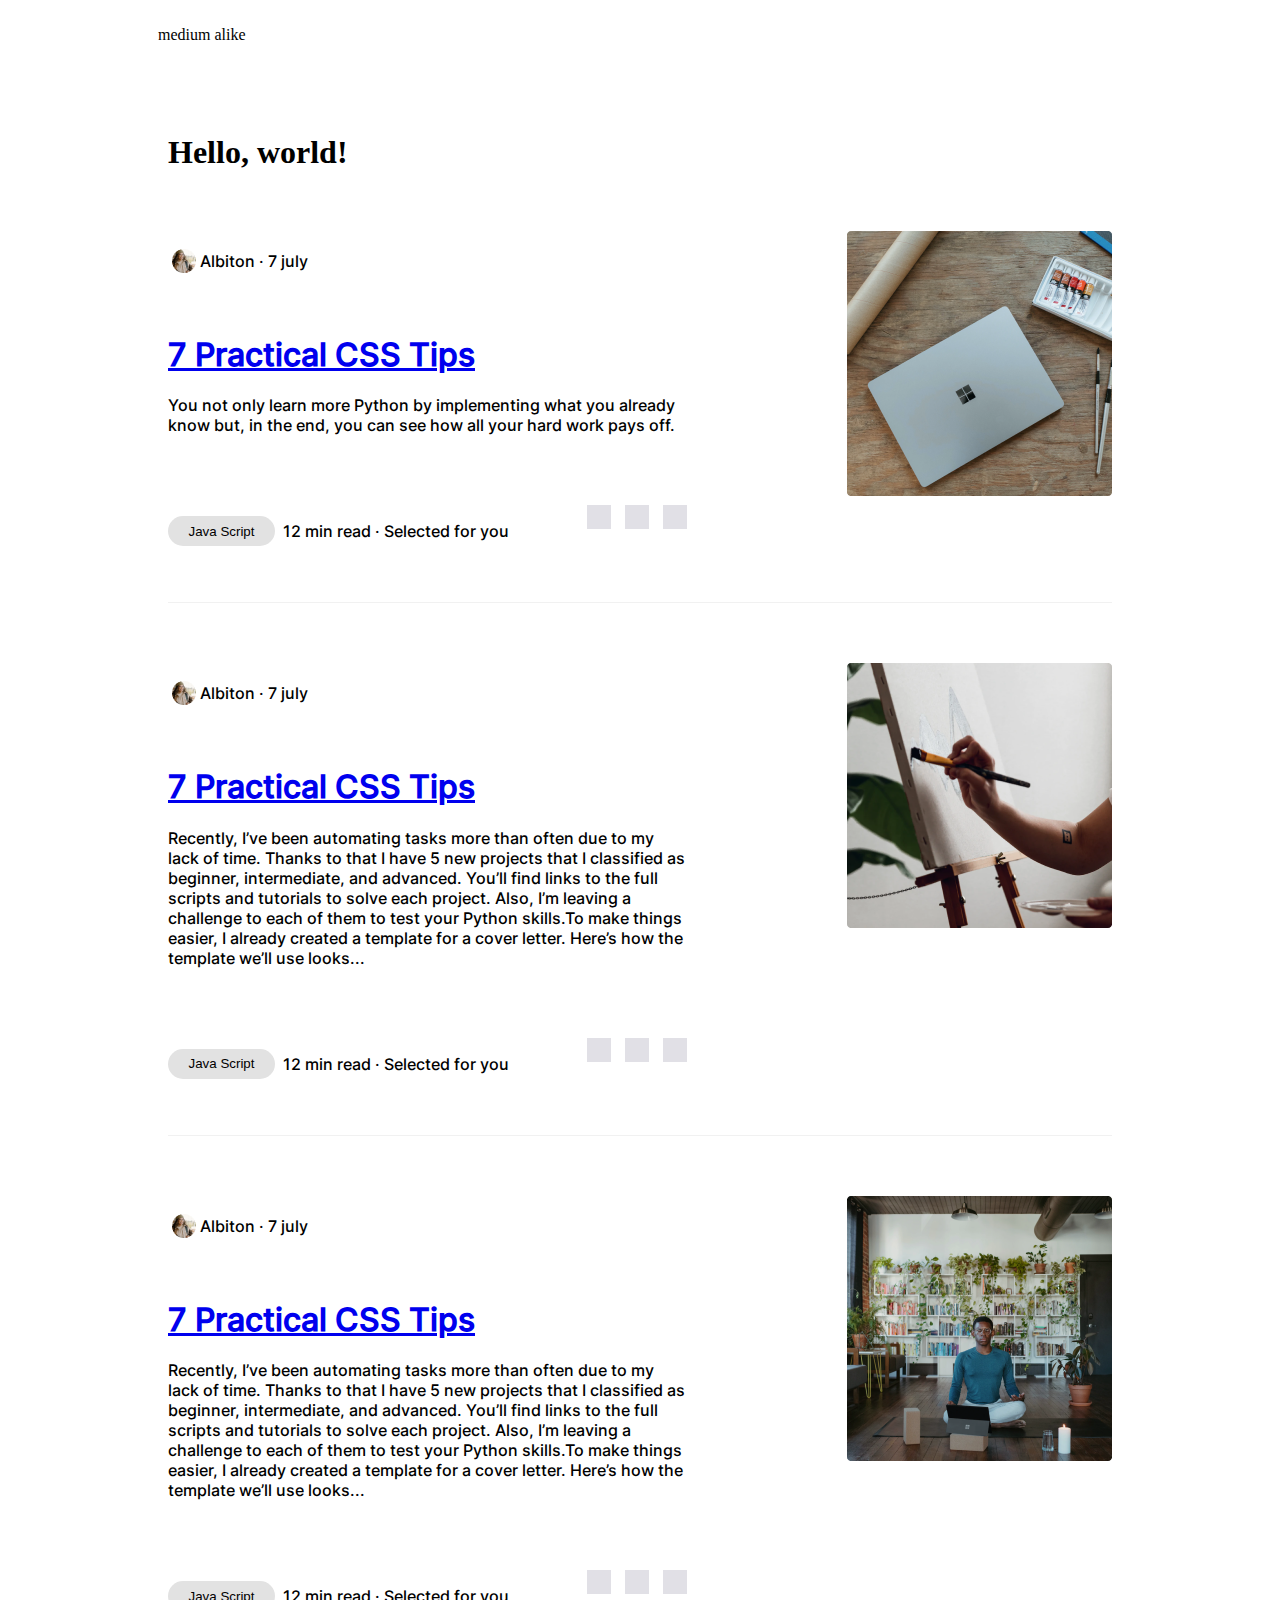
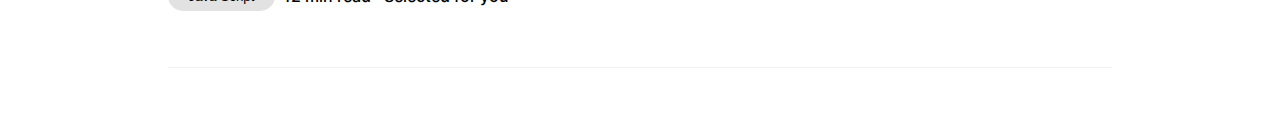
<file: Media-as-medium/index.html>
<html lang="en">
<head>
    <meta charset="UTF-8">
    <meta http-equiv="X-UA-Compatible" content="IE=edge">
    <meta name="viewport" content="width=device-width, initial-scale=1.0">
    <title>Media as medium</title>
    <link rel="stylesheet" href="./index.css">
</head>
<body>
  <div class="header">
    <p>medium alike</p>
  </div>

    <div class="main-intro">
        <h1>Hello, 
            world!</h1>
    </div>

<div id="articles">

</div>
<script src="index.js"></script>
    
</body>
</html>
</file>
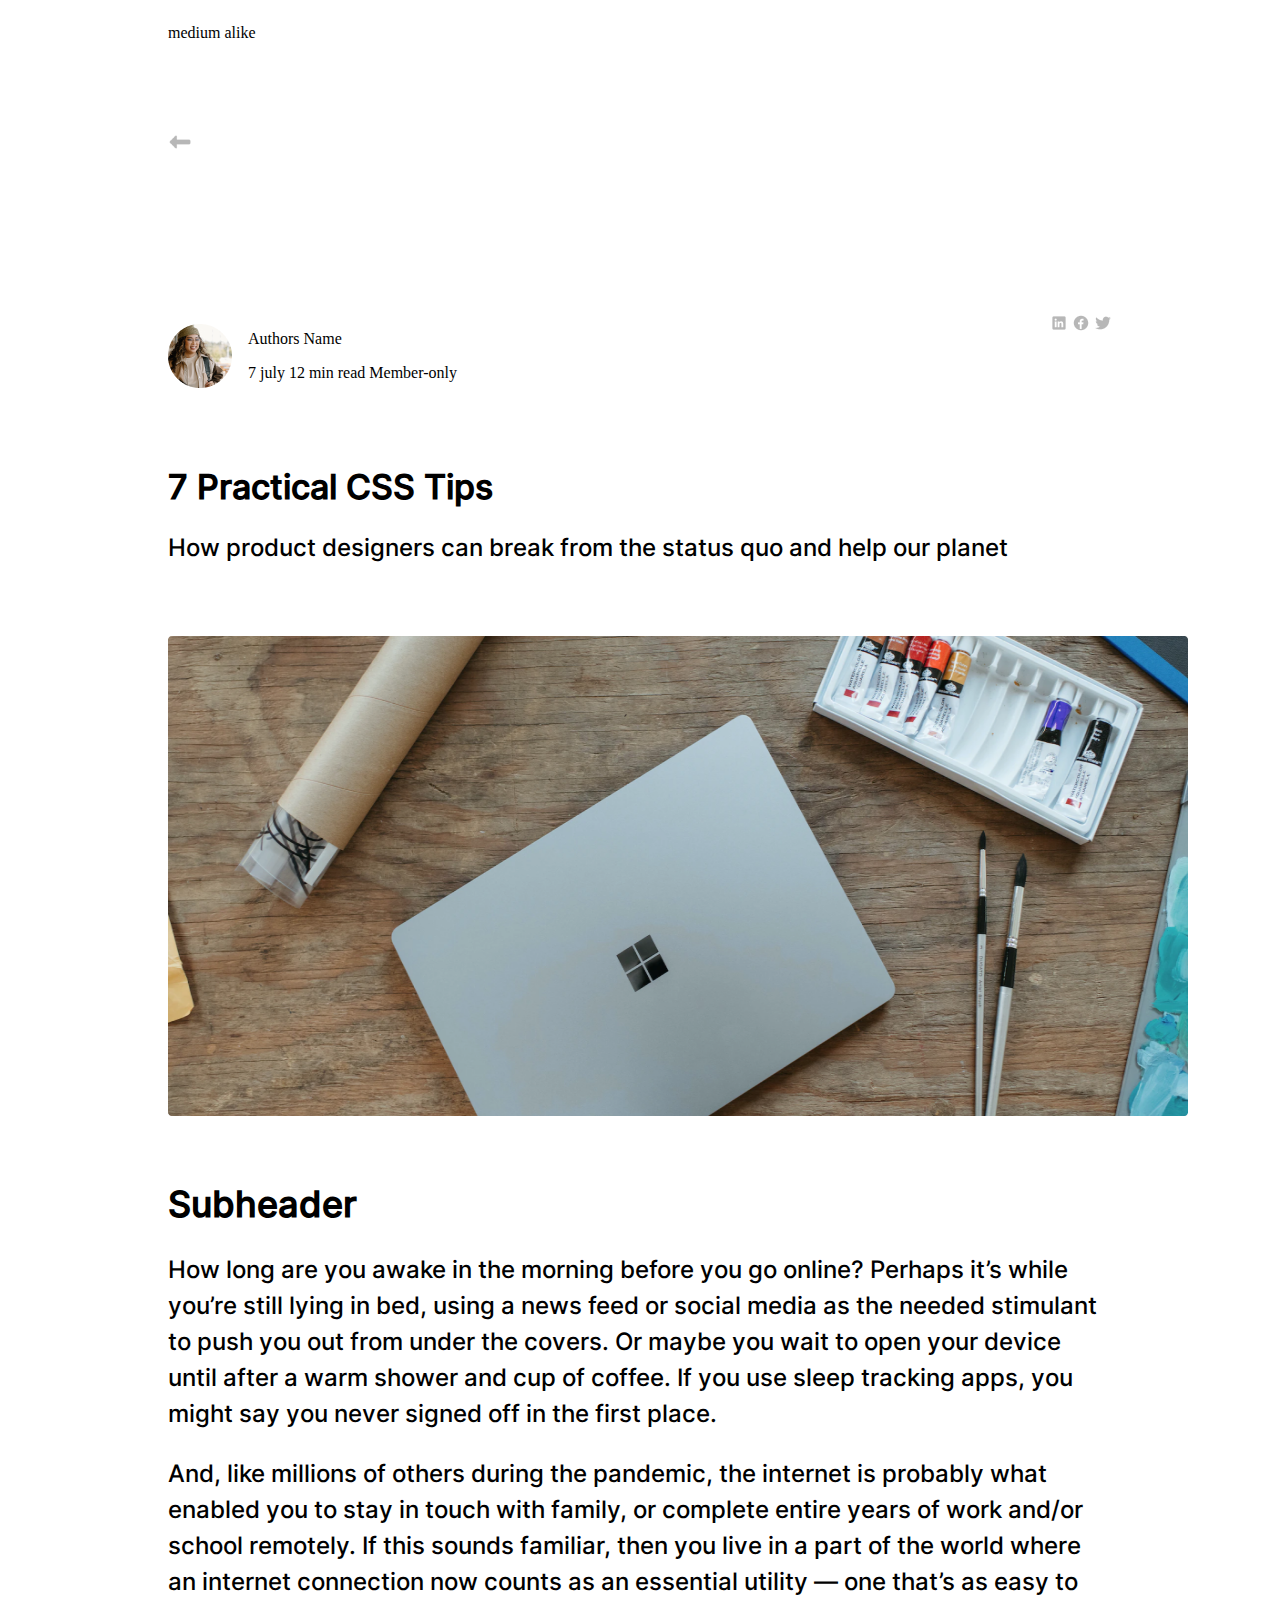
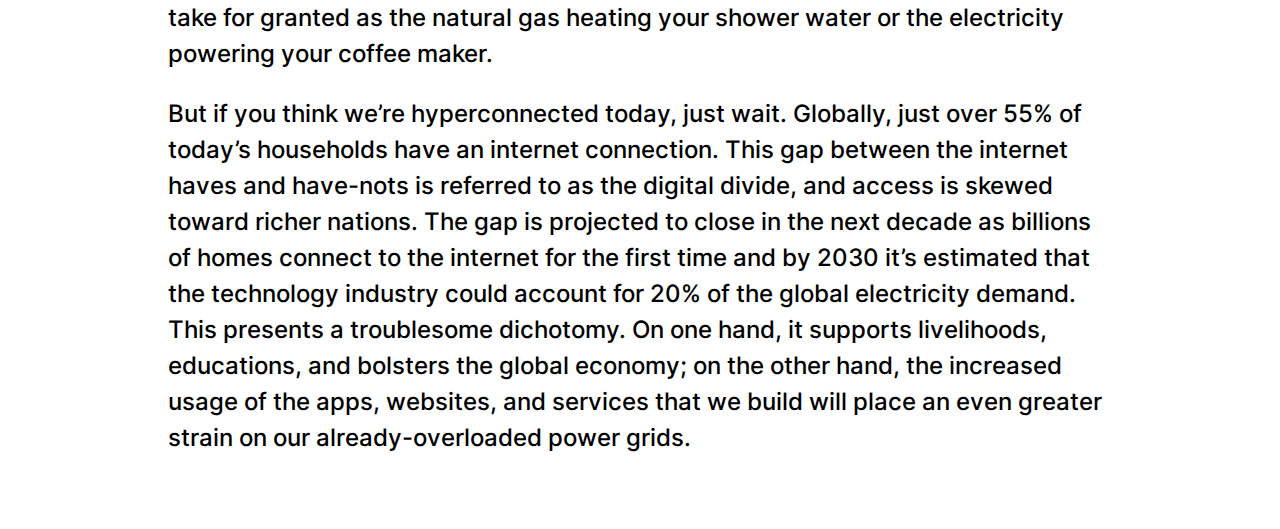
<file: Media-as-medium/page.html>
<html lang="en">
<head>
    <meta charset="UTF-8">
    <meta http-equiv="X-UA-Compatible" content="IE=edge">
    <meta name="viewport" content="width=device-width, initial-scale=1.0">
    <title>Medium alike</title>
    <link rel="stylesheet" href="page.css">
</head>
<body>
    <div class="header">
        <p>medium alike</p>
    </div>
    
    <div class="arrow-left">
        <img src="./img/Left.png" alt="">
    </div>

    <div class="auth-info">
        <div class="auth-item-left">
            <img src="./img/auth-page.png" alt="">
            <div>
                <p>Authors Name</p>
                <p>7 july 12 min read Member-only</p>
            </div>
        </div>
        <div class="auth-item-right">
            <img src="./img/LinkedIn.png" alt="">
            <img src="./img/Facebook Circled.png" alt="">
            <img src="./img/Twitter.png" alt="">
        </div>
    </div>

    <div class="blog">
        <h1>7 Practical CSS Tips</h1>
        <p> How product designers can break from the status quo and help our planet </p>
        <img src="./img/blog-pic.png" alt="">
    </div>

    <div class="blox-text">
        <h2>Subheader</h2>
        <p>
            How long are you awake in the morning before you go online? 
            Perhaps it’s while you’re still lying in bed, using a news feed or social media as the needed stimulant to push you out from under the covers. Or maybe you wait to open your device until after a warm shower and cup of coffee. 
            If you use sleep tracking apps, you might say you never signed off in the first place. 
        </p>
        
        <p>
            And, like millions of others during the pandemic, the internet is probably what enabled you to stay in touch with family, or complete entire years of work and/or school remotely. 
            If this sounds familiar, then you live in a part of the world where an internet connection now counts as an essential utility — one that’s as easy to take for granted as the natural gas heating your shower water or the electricity powering your coffee maker. 
        </p>

        <p>
            But if you think we’re hyperconnected today, just wait. 
            Globally, just over 55% of today’s households have an internet connection. 
            This gap between the internet haves and have-nots is referred to as the digital divide, and access is skewed toward richer nations. 
            The gap is projected to close in the next decade as billions of homes connect to the internet for the first time and by 2030 it’s estimated that the technology industry could account for 20% of the global electricity demand. 
            This presents a troublesome dichotomy. On one hand, it supports livelihoods, educations, and bolsters the global economy; on the other hand, the increased usage of the apps, websites, and services that we build will place an even greater strain on our already-overloaded power grids.
        </p>
    </div>
</body>
</html>
</file>
<file: Media-as-medium/index.css>
@font-face {
    font-family: "Inter-regular";
    src: url(./font/Inter/Inter-Regular.ttf);
}

@font-face {
    font-family: "Inter-medium";
    src: url(./font/Inter/Inter-Medium.ttf);
}

@font-face {
    font-family: "Inter-bold";
    src: url(./font/Inter/Inter-Bold.ttf);
}

.body{
    margin: 0;
    padding: 0;
    background-color:  #F1F1F1;
  }

.header{
    margin-top: 24px;
    margin-left: 150px;
}

.header p{
    size: 18px;
    line-height: 22px;
}

.main-intro h1{
    margin-left: 160px;
    margin-top: 88px;
}

.info{
    font-family: "Inter-medium";
    display: flex;
    flex-direction: space-between;
    margin: 60px 160px;
    border-bottom: 1px solid #F1F1F1;
}
.main-head{
    display: flex;
    align-items: center;
    margin: 4px;
    text-align: center;
}

.head-info {
    display: flex;
    margin-left: 4px;
}

.main-head img{
    width: 24px;
    height: 24px;
}

.main-body{
    margin-top: 48px;
}

.main-bottom{
    display: flex;
    justify-content: space-between;
    margin-top: 70px;
    margin-bottom: 45px;
}

.bottom-text{
    display: flex;
    align-items: center;
}

.main-bottom button{
    width: 107px;
    height: 30px;
    background-color: #e2e2e2;
    align-items: center;
    padding: 6px 16px;
    gap: 8px;
    border-radius: 100px;
    border: none;
}

.bottom-text{
    display: flex;
    justify-content: space-evenly;
}

.bottom-pic img{
    width: 100px;
    height: 24px;
}

.time{
    margin-left: 8px;
}

.blog-pic img{
    width: 265px;
    height: 265px;
    margin-left: 160px;
}
</file>
<file: Media-as-medium/page.css>
@font-face {
    font-family: "Inter-regular";
    src: url(./font/Inter/Inter-Regular.ttf);
}

@font-face {
    font-family: "Inter-medium";
    src: url(./font/Inter/Inter-Medium.ttf);
}

@font-face {
    font-family: "Inter-bold";
    src: url(./font/Inter/Inter-Bold.ttf);
}

@font-face {
    font-family: "Kanit-medium";
    src: url(./font/Kanit/Kanit-Medium.ttf);
}

.body{
    margin: 0;
    padding: 0;
    background-color:  #F1F1F1;
  }

.header{
    margin-top: 24px;
    margin-left: 160px;
    margin-bottom: 88px;
}

.arrow-left{
    margin-left: 160px;
    margin-bottom: 160px;
}

.auth-info{
    margin: 0 160px 70px;
    display: flex;
    justify-content: space-between;
}

.auth-item-left{
    display: flex;
    align-items: center;
}

.auth-item-left img{
    width: 64px;
    height: 64px;
}

.auth-item-left p{
    margin: 16px;
}

.auth-item-right img{
    width: 18px;
    height: 18px;
}

.blog{
    margin: 0 160px 70px;
    font-family: "Inter-medium";
}

.blog h1{
    margin-bottom: 24px;
    font-weight: 700;
    font-size: 34px;
    line-height: 38px;
}

.blog p{
    margin-bottom: 70px;
    font-weight: 400;
    font-size: 24px;
    line-height: 36px;
}

.blog img{
    width: 1020px;
    height: 480px;
}

.blox-text{
    margin: 0 160px 73px;
    font-family: "Inter-medium";
    font-style: normal;
    font-weight: 400;
    font-size: 24px;
    line-height: 36px;
}
</file>
